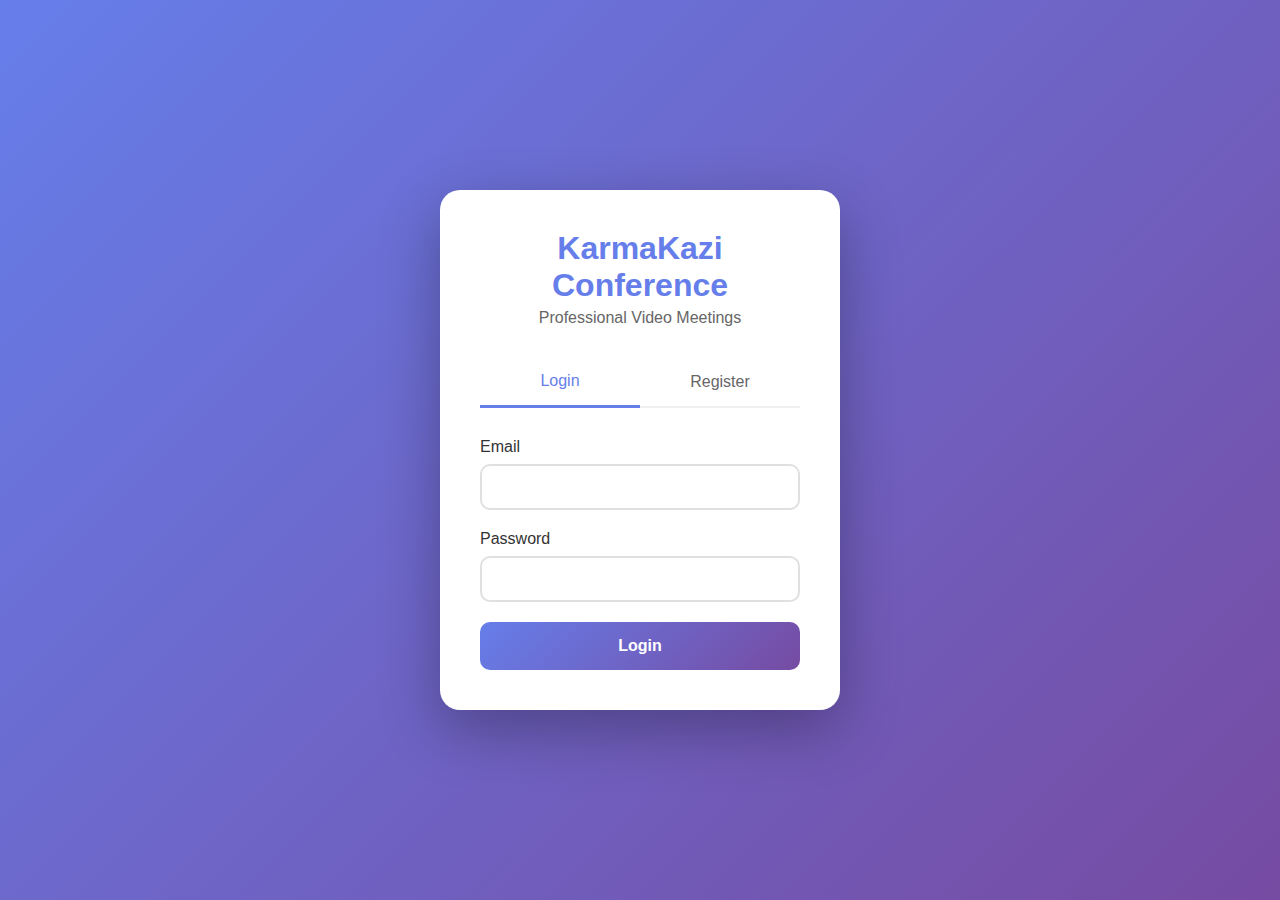
<file: video-conference/index.html>
<!DOCTYPE html>
<html lang="en">
<head>
    <meta charset="UTF-8">
    <meta name="viewport" content="width=device-width, initial-scale=1.0">
    <title>KarmaKazi Conference - Video Meeting Platform</title>
    <style>
        * {
            margin: 0;
            padding: 0;
            box-sizing: border-box;
        }

        body {
            font-family: -apple-system, BlinkMacSystemFont, 'Segoe UI', Roboto, 'Helvetica Neue', Arial, sans-serif;
            background: linear-gradient(135deg, #667eea 0%, #764ba2 100%);
            min-height: 100vh;
            display: flex;
            align-items: center;
            justify-content: center;
        }

        .container {
            width: 100%;
            max-width: 1400px;
            padding: 20px;
        }

        .auth-container {
            background: white;
            border-radius: 20px;
            padding: 40px;
            max-width: 400px;
            margin: 0 auto;
            box-shadow: 0 20px 60px rgba(0,0,0,0.3);
        }

        .logo {
            text-align: center;
            margin-bottom: 30px;
        }

        .logo h1 {
            color: #667eea;
            font-size: 32px;
            font-weight: 700;
        }

        .logo p {
            color: #666;
            margin-top: 5px;
        }

        .auth-tabs {
            display: flex;
            margin-bottom: 30px;
            border-bottom: 2px solid #f0f0f0;
        }

        .auth-tab {
            flex: 1;
            padding: 15px;
            background: none;
            border: none;
            font-size: 16px;
            cursor: pointer;
            color: #666;
            transition: all 0.3s;
        }

        .auth-tab.active {
            color: #667eea;
            border-bottom: 3px solid #667eea;
            margin-bottom: -2px;
        }

        .form-group {
            margin-bottom: 20px;
        }

        .form-group label {
            display: block;
            margin-bottom: 8px;
            color: #333;
            font-weight: 500;
        }

        .form-group input {
            width: 100%;
            padding: 12px 15px;
            border: 2px solid #e0e0e0;
            border-radius: 10px;
            font-size: 16px;
            transition: all 0.3s;
        }

        .form-group input:focus {
            outline: none;
            border-color: #667eea;
        }

        .btn {
            width: 100%;
            padding: 15px;
            background: linear-gradient(135deg, #667eea 0%, #764ba2 100%);
            color: white;
            border: none;
            border-radius: 10px;
            font-size: 16px;
            font-weight: 600;
            cursor: pointer;
            transition: transform 0.3s;
        }

        .btn:hover {
            transform: translateY(-2px);
        }

        .dashboard {
            display: none;
            background: white;
            border-radius: 20px;
            padding: 30px;
            box-shadow: 0 20px 60px rgba(0,0,0,0.3);
        }

        .dashboard-header {
            display: flex;
            justify-content: space-between;
            align-items: center;
            margin-bottom: 30px;
            padding-bottom: 20px;
            border-bottom: 2px solid #f0f0f0;
        }

        .user-info {
            display: flex;
            align-items: center;
            gap: 15px;
        }

        .user-avatar {
            width: 50px;
            height: 50px;
            border-radius: 50%;
            background: linear-gradient(135deg, #667eea 0%, #764ba2 100%);
            display: flex;
            align-items: center;
            justify-content: center;
            color: white;
            font-size: 20px;
            font-weight: 600;
        }

        .user-details h3 {
            color: #333;
            margin-bottom: 5px;
        }

        .user-details p {
            color: #666;
            font-size: 14px;
        }

        .btn-logout {
            padding: 10px 20px;
            background: #ff4757;
            color: white;
            border: none;
            border-radius: 8px;
            cursor: pointer;
            font-weight: 500;
        }

        .room-actions {
            display: grid;
            grid-template-columns: repeat(auto-fit, minmax(200px, 1fr));
            gap: 20px;
            margin-bottom: 40px;
        }

        .action-card {
            padding: 30px;
            background: linear-gradient(135deg, #667eea 0%, #764ba2 100%);
            border-radius: 15px;
            color: white;
            text-align: center;
            cursor: pointer;
            transition: transform 0.3s;
        }

        .action-card:hover {
            transform: translateY(-5px);
        }

        .action-card i {
            font-size: 40px;
            margin-bottom: 15px;
        }

        .action-card h3 {
            font-size: 18px;
            margin-bottom: 8px;
        }

        .action-card p {
            font-size: 14px;
            opacity: 0.9;
        }

        .rooms-section {
            margin-top: 40px;
        }

        .rooms-header {
            display: flex;
            justify-content: space-between;
            align-items: center;
            margin-bottom: 20px;
        }

        .rooms-header h2 {
            color: #333;
            font-size: 24px;
        }

        .filter-tabs {
            display: flex;
            gap: 10px;
        }

        .filter-tab {
            padding: 8px 16px;
            background: #f0f0f0;
            border: none;
            border-radius: 20px;
            cursor: pointer;
            font-size: 14px;
            transition: all 0.3s;
        }

        .filter-tab.active {
            background: #667eea;
            color: white;
        }

        .rooms-grid {
            display: grid;
            grid-template-columns: repeat(auto-fill, minmax(300px, 1fr));
            gap: 20px;
        }

        .room-card {
            padding: 20px;
            background: #f8f9fa;
            border-radius: 15px;
            transition: all 0.3s;
            cursor: pointer;
        }

        .room-card:hover {
            transform: translateY(-3px);
            box-shadow: 0 10px 30px rgba(0,0,0,0.1);
        }

        .room-header {
            display: flex;
            justify-content: space-between;
            align-items: start;
            margin-bottom: 15px;
        }

        .room-title h3 {
            color: #333;
            font-size: 18px;
            margin-bottom: 5px;
        }

        .room-title p {
            color: #666;
            font-size: 14px;
        }

        .room-badge {
            padding: 5px 10px;
            background: #4cd137;
            color: white;
            border-radius: 20px;
            font-size: 12px;
            font-weight: 600;
        }

        .room-badge.private {
            background: #ff6b6b;
        }

        .room-info {
            display: flex;
            gap: 20px;
            margin-top: 15px;
            padding-top: 15px;
            border-top: 1px solid #e0e0e0;
        }

        .room-stat {
            display: flex;
            align-items: center;
            gap: 5px;
            color: #666;
            font-size: 14px;
        }

        .modal {
            display: none;
            position: fixed;
            top: 0;
            left: 0;
            width: 100%;
            height: 100%;
            background: rgba(0,0,0,0.5);
            align-items: center;
            justify-content: center;
            z-index: 1000;
        }

        .modal.active {
            display: flex;
        }

        .modal-content {
            background: white;
            border-radius: 20px;
            padding: 30px;
            max-width: 500px;
            width: 90%;
            max-height: 90vh;
            overflow-y: auto;
        }

        .modal-header {
            display: flex;
            justify-content: space-between;
            align-items: center;
            margin-bottom: 25px;
        }

        .modal-header h2 {
            color: #333;
            font-size: 24px;
        }

        .close-modal {
            width: 30px;
            height: 30px;
            border-radius: 50%;
            background: #f0f0f0;
            border: none;
            cursor: pointer;
            display: flex;
            align-items: center;
            justify-content: center;
            font-size: 20px;
            color: #666;
        }

        .video-room {
            display: none;
            position: fixed;
            top: 0;
            left: 0;
            width: 100%;
            height: 100vh;
            background: #1a1a1a;
        }

        .video-grid {
            display: grid;
            grid-template-columns: repeat(auto-fit, minmax(400px, 1fr));
            gap: 10px;
            padding: 10px;
            height: calc(100vh - 80px);
        }

        .video-container {
            position: relative;
            background: #2a2a2a;
            border-radius: 10px;
            overflow: hidden;
        }

        .video-container video {
            width: 100%;
            height: 100%;
            object-fit: cover;
        }

        .video-label {
            position: absolute;
            bottom: 10px;
            left: 10px;
            background: rgba(0,0,0,0.7);
            color: white;
            padding: 5px 10px;
            border-radius: 5px;
            font-size: 14px;
        }

        .controls-bar {
            position: fixed;
            bottom: 0;
            left: 0;
            width: 100%;
            height: 80px;
            background: #2a2a2a;
            display: flex;
            align-items: center;
            justify-content: center;
            gap: 20px;
        }

        .control-btn {
            width: 50px;
            height: 50px;
            border-radius: 50%;
            background: #3a3a3a;
            border: none;
            color: white;
            cursor: pointer;
            display: flex;
            align-items: center;
            justify-content: center;
            font-size: 20px;
            transition: all 0.3s;
        }

        .control-btn:hover {
            background: #4a4a4a;
        }

        .control-btn.active {
            background: #4cd137;
        }

        .control-btn.end-call {
            background: #ff4757;
        }

        .chat-panel {
            position: fixed;
            right: -400px;
            top: 0;
            width: 400px;
            height: 100vh;
            background: white;
            transition: right 0.3s;
            z-index: 100;
        }

        .chat-panel.open {
            right: 0;
        }

        .chat-header {
            padding: 20px;
            background: #f8f9fa;
            border-bottom: 1px solid #e0e0e0;
            display: flex;
            justify-content: space-between;
            align-items: center;
        }

        .chat-messages {
            height: calc(100vh - 140px);
            overflow-y: auto;
            padding: 20px;
        }

        .chat-input-container {
            position: absolute;
            bottom: 0;
            left: 0;
            width: 100%;
            padding: 20px;
            background: white;
            border-top: 1px solid #e0e0e0;
        }

        .chat-input {
            display: flex;
            gap: 10px;
        }

        .chat-input input {
            flex: 1;
            padding: 10px;
            border: 1px solid #e0e0e0;
            border-radius: 20px;
            outline: none;
        }

        .chat-input button {
            padding: 10px 20px;
            background: #667eea;
            color: white;
            border: none;
            border-radius: 20px;
            cursor: pointer;
        }

        .message {
            margin-bottom: 15px;
            padding: 10px;
            background: #f8f9fa;
            border-radius: 10px;
        }

        .message-sender {
            font-weight: 600;
            color: #667eea;
            margin-bottom: 5px;
        }

        .message-text {
            color: #333;
        }

        .message-time {
            font-size: 12px;
            color: #999;
            margin-top: 5px;
        }

        .waiting-room {
            position: fixed;
            top: 50%;
            left: 50%;
            transform: translate(-50%, -50%);
            background: white;
            padding: 40px;
            border-radius: 20px;
            text-align: center;
            display: none;
        }

        .waiting-room.active {
            display: block;
        }

        .waiting-room h2 {
            color: #333;
            margin-bottom: 20px;
        }

        .waiting-room p {
            color: #666;
            margin-bottom: 30px;
        }

        .spinner {
            width: 50px;
            height: 50px;
            border: 5px solid #f0f0f0;
            border-top: 5px solid #667eea;
            border-radius: 50%;
            animation: spin 1s linear infinite;
            margin: 0 auto 20px;
        }

        @keyframes spin {
            0% { transform: rotate(0deg); }
            100% { transform: rotate(360deg); }
        }

        .participants-panel {
            position: fixed;
            left: -400px;
            top: 0;
            width: 400px;
            height: 100vh;
            background: white;
            transition: left 0.3s;
            z-index: 100;
        }

        .participants-panel.open {
            left: 0;
        }

        .participants-list {
            padding: 20px;
            height: calc(100vh - 60px);
            overflow-y: auto;
        }

        .participant-item {
            display: flex;
            align-items: center;
            justify-content: space-between;
            padding: 15px;
            background: #f8f9fa;
            border-radius: 10px;
            margin-bottom: 10px;
        }

        .participant-info {
            display: flex;
            align-items: center;
            gap: 10px;
        }

        .participant-avatar {
            width: 40px;
            height: 40px;
            border-radius: 50%;
            background: linear-gradient(135deg, #667eea 0%, #764ba2 100%);
            display: flex;
            align-items: center;
            justify-content: center;
            color: white;
            font-weight: 600;
        }

        .participant-actions {
            display: flex;
            gap: 10px;
        }

        .participant-actions button {
            padding: 5px 10px;
            border: none;
            border-radius: 5px;
            cursor: pointer;
            font-size: 12px;
        }

        .btn-kick {
            background: #ff4757;
            color: white;
        }

        .btn-mute {
            background: #ffa502;
            color: white;
        }

        @media (max-width: 768px) {
            .rooms-grid {
                grid-template-columns: 1fr;
            }
            
            .video-grid {
                grid-template-columns: 1fr;
            }
            
            .chat-panel,
            .participants-panel {
                width: 100%;
            }
        }
    </style>
    <link rel="stylesheet" href="https://cdnjs.cloudflare.com/ajax/libs/font-awesome/6.0.0/css/all.min.css">
</head>
<body>
    <!-- Authentication Container -->
    <div class="container">
        <div class="auth-container" id="authContainer">
            <div class="logo">
                <h1>KarmaKazi Conference</h1>
                <p>Professional Video Meetings</p>
            </div>
            
            <div class="auth-tabs">
                <button class="auth-tab active" onclick="showTab('login')">Login</button>
                <button class="auth-tab" onclick="showTab('register')">Register</button>
            </div>
            
            <form id="loginForm">
                <div class="form-group">
                    <label>Email</label>
                    <input type="email" id="loginEmail" required>
                </div>
                <div class="form-group">
                    <label>Password</label>
                    <input type="password" id="loginPassword" required>
                </div>
                <button type="submit" class="btn">Login</button>
            </form>
            
            <form id="registerForm" style="display: none;">
                <div class="form-group">
                    <label>Username</label>
                    <input type="text" id="registerUsername" required>
                </div>
                <div class="form-group">
                    <label>Full Name</label>
                    <input type="text" id="registerFullName" required>
                </div>
                <div class="form-group">
                    <label>Email</label>
                    <input type="email" id="registerEmail" required>
                </div>
                <div class="form-group">
                    <label>Password</label>
                    <input type="password" id="registerPassword" required>
                </div>
                <button type="submit" class="btn">Register</button>
            </form>
        </div>
        
        <!-- Dashboard -->
        <div class="dashboard" id="dashboard">
            <div class="dashboard-header">
                <div class="user-info">
                    <div class="user-avatar" id="userAvatar">P</div>
                    <div class="user-details">
                        <h3 id="userName">User Name</h3>
                        <p id="userEmail">user@example.com</p>
                    </div>
                </div>
                <button class="btn-logout" onclick="logout()">Logout</button>
            </div>
            
            <div class="room-actions">
                <div class="action-card" onclick="showCreateRoom()">
                    <i class="fas fa-plus-circle"></i>
                    <h3>Create Room</h3>
                    <p>Start a new meeting</p>
                </div>
                <div class="action-card" onclick="showJoinRoom()">
                    <i class="fas fa-sign-in-alt"></i>
                    <h3>Join Room</h3>
                    <p>Enter room code</p>
                </div>
                <div class="action-card" onclick="showBackgrounds()">
                    <i class="fas fa-image"></i>
                    <h3>Backgrounds</h3>
                    <p>Manage virtual backgrounds</p>
                </div>
                <div class="action-card" onclick="showSchedule()">
                    <i class="fas fa-calendar"></i>
                    <h3>Schedule</h3>
                    <p>Plan future meetings</p>
                </div>
            </div>
            
            <div class="rooms-section">
                <div class="rooms-header">
                    <h2>Active Rooms</h2>
                    <div class="filter-tabs">
                        <button class="filter-tab active" onclick="filterRooms('all')">All</button>
                        <button class="filter-tab" onclick="filterRooms('public')">Public</button>
                        <button class="filter-tab" onclick="filterRooms('joined')">Joined</button>
                    </div>
                </div>
                <div class="rooms-grid" id="roomsGrid">
                    <!-- Rooms will be loaded here -->
                </div>
            </div>
        </div>
    </div>
    
    <!-- Create Room Modal -->
    <div class="modal" id="createRoomModal">
        <div class="modal-content">
            <div class="modal-header">
                <h2>Create New Room</h2>
                <button class="close-modal" onclick="closeModal('createRoomModal')">&times;</button>
            </div>
            <form id="createRoomForm">
                <div class="form-group">
                    <label>Room Name</label>
                    <input type="text" id="roomName" required>
                </div>
                <div class="form-group">
                    <label>Description</label>
                    <input type="text" id="roomDescription">
                </div>
                <div class="form-group">
                    <label>Max Participants</label>
                    <input type="number" id="maxParticipants" value="50" min="2" max="100">
                </div>
                <div class="form-group">
                    <label>
                        <input type="checkbox" id="isPrivate" onchange="togglePrivateOptions()">
                        Private Room
                    </label>
                </div>
                <div class="form-group" id="passwordGroup" style="display: none;">
                    <label>Room Password</label>
                    <input type="password" id="roomPassword">
                </div>
                <div class="form-group">
                    <label>Background</label>
                    <select id="backgroundSelect">
                        <option value="">Default</option>
                        <!-- Options will be loaded -->
                    </select>
                </div>
                <button type="submit" class="btn">Create Room</button>
            </form>
        </div>
    </div>
    
    <!-- Join Room Modal -->
    <div class="modal" id="joinRoomModal">
        <div class="modal-content">
            <div class="modal-header">
                <h2>Join Room</h2>
                <button class="close-modal" onclick="closeModal('joinRoomModal')">&times;</button>
            </div>
            <form id="joinRoomForm">
                <div class="form-group">
                    <label>Room Code</label>
                    <input type="text" id="joinRoomCode" required placeholder="Enter 6-digit code">
                </div>
                <div class="form-group">
                    <label>Password (if required)</label>
                    <input type="password" id="joinRoomPassword">
                </div>
                <button type="submit" class="btn">Join Room</button>
            </form>
        </div>
    </div>
    
    <!-- Video Room -->
    <div class="video-room" id="videoRoom">
        <div class="video-grid" id="videoGrid">
            <div class="video-container">
                <video id="localVideo" autoplay muted></video>
                <div class="video-label">You</div>
            </div>
        </div>
        
        <div class="controls-bar">
            <button class="control-btn" onclick="toggleParticipants()" title="Participants">
                <i class="fas fa-users"></i>
            </button>
            <button class="control-btn active" id="micBtn" onclick="toggleMic()" title="Microphone">
                <i class="fas fa-microphone"></i>
            </button>
            <button class="control-btn active" id="cameraBtn" onclick="toggleCamera()" title="Camera">
                <i class="fas fa-video"></i>
            </button>
            <button class="control-btn" onclick="shareScreen()" title="Share Screen">
                <i class="fas fa-desktop"></i>
            </button>
            <button class="control-btn" onclick="toggleChat()" title="Chat">
                <i class="fas fa-comment"></i>
            </button>
            <button class="control-btn end-call" onclick="leaveRoom()" title="Leave">
                <i class="fas fa-phone-slash"></i>
            </button>
        </div>
        
        <!-- Chat Panel -->
        <div class="chat-panel" id="chatPanel">
            <div class="chat-header">
                <h3>Chat</h3>
                <button class="close-modal" onclick="toggleChat()">&times;</button>
            </div>
            <div class="chat-messages" id="chatMessages"></div>
            <div class="chat-input-container">
                <div class="chat-input">
                    <input type="text" id="chatInput" placeholder="Type a message...">
                    <button onclick="sendMessage()">Send</button>
                </div>
            </div>
        </div>
        
        <!-- Participants Panel -->
        <div class="participants-panel" id="participantsPanel">
            <div class="chat-header">
                <h3>Participants</h3>
                <button class="close-modal" onclick="toggleParticipants()">&times;</button>
            </div>
            <div class="participants-list" id="participantsList"></div>
        </div>
        
        <!-- Waiting Room -->
        <div class="waiting-room" id="waitingRoom">
            <h2>Waiting Room</h2>
            <div class="spinner"></div>
            <p>Waiting for the host to let you in...</p>
            <button class="btn" onclick="cancelJoin()">Cancel</button>
        </div>
    </div>
    
    <script src="https://cdn.socket.io/4.5.4/socket.io.min.js"></script>
    <script>
        // Configuration
        const API_URL = 'https://gmktecserver:3000/api';
        const SOCKET_URL = 'https://gmktecserver:3000';
        
        // Global variables
        let socket = null;
        let localStream = null;
        let peerConnections = {};
        let currentUser = null;
        let currentRoom = null;
        let token = localStorage.getItem('token');
        
        // Initialize
        document.addEventListener('DOMContentLoaded', () => {
            if (token) {
                checkAuth();
            }
            
            // Setup form listeners
            document.getElementById('loginForm').addEventListener('submit', handleLogin);
            document.getElementById('registerForm').addEventListener('submit', handleRegister);
            document.getElementById('createRoomForm').addEventListener('submit', handleCreateRoom);
            document.getElementById('joinRoomForm').addEventListener('submit', handleJoinRoom);
        });
        
        // Authentication
        async function handleLogin(e) {
            e.preventDefault();
            const email = document.getElementById('loginEmail').value;
            const password = document.getElementById('loginPassword').value;
            
            try {
                const response = await fetch(`${API_URL}/auth/login`, {
                    method: 'POST',
                    headers: { 'Content-Type': 'application/json' },
                    body: JSON.stringify({ email, password })
                });
                
                const data = await response.json();
                if (response.ok) {
                    token = data.token;
                    currentUser = data.user;
                    localStorage.setItem('token', token);
                    showDashboard();
                } else {
                    alert(data.error || 'Login failed');
                }
            } catch (error) {
                alert('Connection error. Please try again.');
            }
        }
        
        async function handleRegister(e) {
            e.preventDefault();
            const username = document.getElementById('registerUsername').value;
            const fullName = document.getElementById('registerFullName').value;
            const email = document.getElementById('registerEmail').value;
            const password = document.getElementById('registerPassword').value;
            
            try {
                const response = await fetch(`${API_URL}/auth/register`, {
                    method: 'POST',
                    headers: { 'Content-Type': 'application/json' },
                    body: JSON.stringify({ username, fullName, email, password })
                });
                
                const data = await response.json();
                if (response.ok) {
                    token = data.token;
                    currentUser = data.user;
                    localStorage.setItem('token', token);
                    showDashboard();
                } else {
                    alert(data.error || 'Registration failed');
                }
            } catch (error) {
                alert('Connection error. Please try again.');
            }
        }
        
        async function checkAuth() {
            try {
                const response = await fetch(`${API_URL}/auth/verify`, {
                    headers: { 'Authorization': `Bearer ${token}` }
                });
                
                if (response.ok) {
                    const data = await response.json();
                    currentUser = data.user;
                    showDashboard();
                } else {
                    localStorage.removeItem('token');
                }
            } catch (error) {
                console.error('Auth check failed:', error);
            }
        }
        
        function showTab(tab) {
            const tabs = document.querySelectorAll('.auth-tab');
            const loginForm = document.getElementById('loginForm');
            const registerForm = document.getElementById('registerForm');
            
            tabs.forEach(t => t.classList.remove('active'));
            event.target.classList.add('active');
            
            if (tab === 'login') {
                loginForm.style.display = 'block';
                registerForm.style.display = 'none';
            } else {
                loginForm.style.display = 'none';
                registerForm.style.display = 'block';
            }
        }
        
        function showDashboard() {
            document.getElementById('authContainer').style.display = 'none';
            document.getElementById('dashboard').style.display = 'block';
            
            // Update user info
            document.getElementById('userName').textContent = currentUser.fullName || currentUser.username;
            document.getElementById('userEmail').textContent = currentUser.email;
            document.getElementById('userAvatar').textContent = (currentUser.fullName || currentUser.username).charAt(0).toUpperCase();
            
            // Load rooms
            loadActiveRooms();
            
            // Initialize socket
            initializeSocket();
        }
        
        function logout() {
            localStorage.removeItem('token');
            currentUser = null;
            token = null;
            if (socket) socket.disconnect();
            location.reload();
        }
        
        // Socket initialization
        function initializeSocket() {
            socket = io(SOCKET_URL, {
                auth: { token }
            });
            
            socket.on('connect', () => {
                console.log('Connected to server');
            });
            
            socket.on('user-joined', (data) => {
                addParticipant(data);
            });
            
            socket.on('user-left', (data) => {
                removeParticipant(data.userId);
            });
            
            socket.on('offer', async (data) => {
                await handleOffer(data);
            });
            
            socket.on('answer', async (data) => {
                await handleAnswer(data);
            });
            
            socket.on('ice-candidate', async (data) => {
                await handleIceCandidate(data);
            });
            
            socket.on('chat-message', (data) => {
                displayMessage(data);
            });
            
            socket.on('kicked', (data) => {
                alert('You have been removed from the room');
                leaveRoom();
            });
        }
        
        // Room Management
        async function loadActiveRooms() {
            try {
                const response = await fetch(`${API_URL}/rooms/active`);
                const rooms = await response.json();
                
                const grid = document.getElementById('roomsGrid');
                grid.innerHTML = '';
                
                rooms.forEach(room => {
                    const card = document.createElement('div');
                    card.className = 'room-card';
                    card.onclick = () => quickJoinRoom(room.room_code);
                    
                    card.innerHTML = `
                        <div class="room-header">
                            <div class="room-title">
                                <h3>${room.room_name}</h3>
                                <p>Host: ${room.host_name}</p>
                            </div>
                            <span class="room-badge ${room.is_private ? 'private' : ''}">${room.is_private ? 'Private' : 'Public'}</span>
                        </div>
                        <div class="room-info">
                            <div class="room-stat">
                                <i class="fas fa-users"></i>
                                <span>${room.participant_count}/${room.max_participants}</span>
                            </div>
                            <div class="room-stat">
                                <i class="fas fa-clock"></i>
                                <span>${formatTime(room.created_at)}</span>
                            </div>
                        </div>
                    `;
                    
                    grid.appendChild(card);
                });
            } catch (error) {
                console.error('Failed to load rooms:', error);
            }
        }
        
        async function handleCreateRoom(e) {
            e.preventDefault();
            
            const roomData = {
                roomName: document.getElementById('roomName').value,
                description: document.getElementById('roomDescription').value,
                maxParticipants: parseInt(document.getElementById('maxParticipants').value),
                isPrivate: document.getElementById('isPrivate').checked,
                password: document.getElementById('roomPassword').value,
                backgroundId: document.getElementById('backgroundSelect').value
            };
            
            try {
                const response = await fetch(`${API_URL}/rooms/create`, {
                    method: 'POST',
                    headers: {
                        'Content-Type': 'application/json',
                        'Authorization': `Bearer ${token}`
                    },
                    body: JSON.stringify(roomData)
                });
                
                const room = await response.json();
                if (response.ok) {
                    closeModal('createRoomModal');
                    joinRoomDirect(room.room_code);
                } else {
                    alert(room.error || 'Failed to create room');
                }
            } catch (error) {
                alert('Failed to create room');
            }
        }
        
        async function handleJoinRoom(e) {
            e.preventDefault();
            
            const roomCode = document.getElementById('joinRoomCode').value;
            const password = document.getElementById('joinRoomPassword').value;
            
            joinRoomDirect(roomCode, password);
        }
        
        async function joinRoomDirect(roomCode, password = '') {
            try {
                const response = await fetch(`${API_URL}/rooms/join`, {
                    method: 'POST',
                    headers: {
                        'Content-Type': 'application/json',
                        'Authorization': `Bearer ${token}`
                    },
                    body: JSON.stringify({ roomCode, password })
                });
                
                const data = await response.json();
                if (response.ok) {
                    currentRoom = data.room;
                    closeModal('joinRoomModal');
                    
                    if (data.status === 'waiting') {
                        showWaitingRoom();
                    } else {
                        enterVideoRoom();
                    }
                } else {
                    alert(data.error || 'Failed to join room');
                }
            } catch (error) {
                alert('Failed to join room');
            }
        }
        
        async function quickJoinRoom(roomCode) {
            const password = prompt('Enter room password (if required):');
            joinRoomDirect(roomCode, password || '');
        }
        
        // Video Room Functions
        async function enterVideoRoom() {
            document.getElementById('dashboard').style.display = 'none';
            document.getElementById('videoRoom').style.display = 'block';
            
            // Get user media
            try {
                localStream = await navigator.mediaDevices.getUserMedia({
                    video: true,
                    audio: true
                });
                
                const localVideo = document.getElementById('localVideo');
                localVideo.srcObject = localStream;
                
                // Join socket room
                socket.emit('join-room', currentRoom.room_code);
                
            } catch (error) {
                console.error('Failed to get media:', error);
                alert('Camera/microphone access denied');
            }
        }
        
        function addParticipant(participant) {
            const videoGrid = document.getElementById('videoGrid');
            
            // Create video container
            const container = document.createElement('div');
            container.className = 'video-container';
            container.id = `video-${participant.userId}`;
            
            const video = document.createElement('video');
            video.autoplay = true;
            video.id = `stream-${participant.userId}`;
            
            const label = document.createElement('div');
            label.className = 'video-label';
            label.textContent = participant.fullName || participant.username;
            
            container.appendChild(video);
            container.appendChild(label);
            videoGrid.appendChild(container);
            
            // Create peer connection
            createPeerConnection(participant.userId);
        }
        
        function removeParticipant(userId) {
            const container = document.getElementById(`video-${userId}`);
            if (container) container.remove();
            
            if (peerConnections[userId]) {
                peerConnections[userId].close();
                delete peerConnections[userId];
            }
        }
        
        // WebRTC Functions
        function createPeerConnection(userId) {
            const pc = new RTCPeerConnection({
                iceServers: [
                    { urls: 'stun:stun.l.google.com:19302' },
                    { urls: 'stun:stun1.l.google.com:19302' }
                ]
            });
            
            peerConnections[userId] = pc;
            
            // Add local stream
            localStream.getTracks().forEach(track => {
                pc.addTrack(track, localStream);
            });
            
            // Handle remote stream
            pc.ontrack = (event) => {
                const video = document.getElementById(`stream-${userId}`);
                if (video) {
                    video.srcObject = event.streams[0];
                }
            };
            
            // Handle ICE candidates
            pc.onicecandidate = (event) => {
                if (event.candidate) {
                    socket.emit('ice-candidate', {
                        to: userId,
                        candidate: event.candidate
                    });
                }
            };
            
            return pc;
        }
        
        async function handleOffer(data) {
            const pc = createPeerConnection(data.from);
            await pc.setRemoteDescription(new RTCSessionDescription(data.offer));
            
            const answer = await pc.createAnswer();
            await pc.setLocalDescription(answer);
            
            socket.emit('answer', {
                to: data.from,
                answer: answer
            });
        }
        
        async function handleAnswer(data) {
            const pc = peerConnections[data.from];
            if (pc) {
                await pc.setRemoteDescription(new RTCSessionDescription(data.answer));
            }
        }
        
        async function handleIceCandidate(data) {
            const pc = peerConnections[data.from];
            if (pc) {
                await pc.addIceCandidate(new RTCIceCandidate(data.candidate));
            }
        }
        
        // Control Functions
        function toggleMic() {
            const btn = document.getElementById('micBtn');
            const audioTrack = localStream.getAudioTracks()[0];
            
            if (audioTrack) {
                audioTrack.enabled = !audioTrack.enabled;
                btn.classList.toggle('active');
                
                if (audioTrack.enabled) {
                    btn.innerHTML = '<i class="fas fa-microphone"></i>';
                } else {
                    btn.innerHTML = '<i class="fas fa-microphone-slash"></i>';
                }
                
                socket.emit('toggle-mute', !audioTrack.enabled);
            }
        }
        
        function toggleCamera() {
            const btn = document.getElementById('cameraBtn');
            const videoTrack = localStream.getVideoTracks()[0];
            
            if (videoTrack) {
                videoTrack.enabled = !videoTrack.enabled;
                btn.classList.toggle('active');
                
                if (videoTrack.enabled) {
                    btn.innerHTML = '<i class="fas fa-video"></i>';
                } else {
                    btn.innerHTML = '<i class="fas fa-video-slash"></i>';
                }
                
                socket.emit('toggle-video', !videoTrack.enabled);
            }
        }
        
        async function shareScreen() {
            try {
                const screenStream = await navigator.mediaDevices.getDisplayMedia({
                    video: true,
                    audio: true
                });
                
                const videoTrack = screenStream.getVideoTracks()[0];
                const sender = Object.values(peerConnections).forEach(pc => {
                    const sender = pc.getSenders().find(s => s.track && s.track.kind === 'video');
                    if (sender) {
                        sender.replaceTrack(videoTrack);
                    }
                });
                
                videoTrack.onended = () => {
                    const cameraTrack = localStream.getVideoTracks()[0];
                    Object.values(peerConnections).forEach(pc => {
                        const sender = pc.getSenders().find(s => s.track && s.track.kind === 'video');
                        if (sender) {
                            sender.replaceTrack(cameraTrack);
                        }
                    });
                };
            } catch (error) {
                console.error('Screen share failed:', error);
            }
        }
        
        function leaveRoom() {
            // Stop all tracks
            if (localStream) {
                localStream.getTracks().forEach(track => track.stop());
            }
            
            // Close peer connections
            Object.values(peerConnections).forEach(pc => pc.close());
            peerConnections = {};
            
            // Leave socket room
            if (socket) {
                socket.emit('leave-room');
            }
            
            // Reset UI
            document.getElementById('videoRoom').style.display = 'none';
            document.getElementById('dashboard').style.display = 'block';
            document.getElementById('videoGrid').innerHTML = `
                <div class="video-container">
                    <video id="localVideo" autoplay muted></video>
                    <div class="video-label">You</div>
                </div>
            `;
            
            currentRoom = null;
            loadActiveRooms();
        }
        
        // Chat Functions
        function toggleChat() {
            document.getElementById('chatPanel').classList.toggle('open');
        }
        
        function sendMessage() {
            const input = document.getElementById('chatInput');
            const message = input.value.trim();
            
            if (message && socket) {
                socket.emit('chat-message', {
                    message,
                    roomCode: currentRoom.room_code
                });
                
                displayMessage({
                    message,
                    sender: 'You',
                    timestamp: new Date()
                });
                
                input.value = '';
            }
        }
        
        function displayMessage(data) {
            const messagesContainer = document.getElementById('chatMessages');
            const messageDiv = document.createElement('div');
            messageDiv.className = 'message';
            
            messageDiv.innerHTML = `
                <div class="message-sender">${data.sender}</div>
                <div class="message-text">${data.message}</div>
                <div class="message-time">${new Date(data.timestamp).toLocaleTimeString()}</div>
            `;
            
            messagesContainer.appendChild(messageDiv);
            messagesContainer.scrollTop = messagesContainer.scrollHeight;
        }
        
        // Participants Functions
        function toggleParticipants() {
            document.getElementById('participantsPanel').classList.toggle('open');
        }
        
        // Modal Functions
        function showCreateRoom() {
            document.getElementById('createRoomModal').classList.add('active');
            loadBackgrounds();
        }
        
        function showJoinRoom() {
            document.getElementById('joinRoomModal').classList.add('active');
        }
        
        function showBackgrounds() {
            alert('Background management coming soon!');
        }
        
        function showSchedule() {
            alert('Meeting scheduling coming soon!');
        }
        
        function closeModal(modalId) {
            document.getElementById(modalId).classList.remove('active');
        }
        
        function togglePrivateOptions() {
            const isPrivate = document.getElementById('isPrivate').checked;
            document.getElementById('passwordGroup').style.display = isPrivate ? 'block' : 'none';
        }
        
        function showWaitingRoom() {
            document.getElementById('waitingRoom').classList.add('active');
        }
        
        function cancelJoin() {
            document.getElementById('waitingRoom').classList.remove('active');
            currentRoom = null;
        }
        
        async function loadBackgrounds() {
            try {
                const response = await fetch(`${API_URL}/backgrounds`, {
                    headers: { 'Authorization': `Bearer ${token}` }
                });
                
                const backgrounds = await response.json();
                const select = document.getElementById('backgroundSelect');
                
                select.innerHTML = '<option value="">Default</option>';
                backgrounds.forEach(bg => {
                    const option = document.createElement('option');
                    option.value = bg.id;
                    option.textContent = bg.name;
                    select.appendChild(option);
                });
            } catch (error) {
                console.error('Failed to load backgrounds:', error);
            }
        }
        
        // Utility Functions
        function formatTime(timestamp) {
            const date = new Date(timestamp);
            const now = new Date();
            const diff = (now - date) / 1000;
            
            if (diff < 60) return 'Just now';
            if (diff < 3600) return `${Math.floor(diff / 60)}m ago`;
            if (diff < 86400) return `${Math.floor(diff / 3600)}h ago`;
            return date.toLocaleDateString();
        }
        
        // Handle Enter key in chat
        document.addEventListener('keypress', (e) => {
            if (e.key === 'Enter' && e.target.id === 'chatInput') {
                sendMessage();
            }
        });
    </script>
</body>
</html>
</file>
